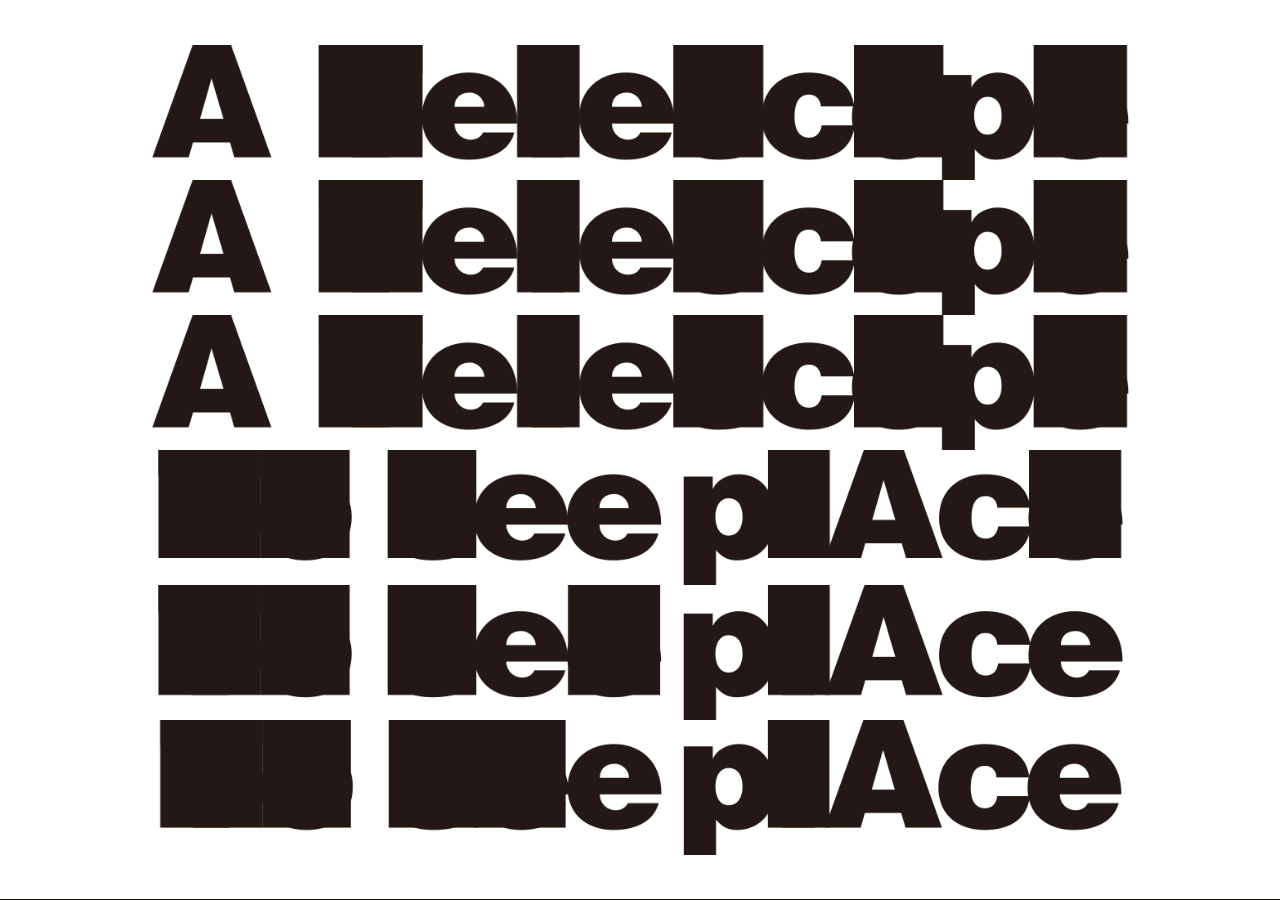
<file: index.html>
<!DOCTYPE html>
<html>
  <head>
    <meta charset="utf-8">
    <meta name="viewport" content="width=device-width, user-scalable=no, minimum-scale=1.0, maximum-scale=1.0">
    <title>A Telescope (to See Place)</title>
    <meta name="description" content="「A Telescope (to See Place)」は2023年4月7日〜11日に美学校で開催されるグループ展です"><meta property="og:url" content="https://atelescope.github.io/atelescope/" />
<meta property="og:type" content="website" />
<meta property="og:title" content="A Telescope (to See Place)" />
<meta property="og:site_name" content="A Telescope (to See Place)" />
<meta property="og:description" content="「A Telescope (to See Place)」は2023年4月7日〜11日に美学校で開催されるグループ展です" />
<meta property="og:image" content="https://atelescope.github.io/atelescope/static/image/ogp.png" />
<meta property="og:locale" content="ja_JP" />
<meta name="twitter:card" content="summary_large_image" />
<meta name="twitter:image" content="https://atelescope.github.io/atelescope/static/image/ogp.png" />
<link rel="shortcut icon" type="image/vnd.microsoft.icon" href="https://atelescope.github.io/atelescope/static/image/favicon.ico" />
<link rel="icon" href="https://atelescope.github.io/atelescope/static/image/icon.png" />
<link rel="apple-touch-icon" sizes="57x57" href="https://atelescope.github.io/atelescope/static/image/icon-apple.png" />
    <link rel="stylesheet" href="./static/css/style.css">
    <script src="./static/js/script.bundle.js"></script>
  </head>
  <body>
    <div class="loading" id="loading">
      <div class="la-ball-clip-rotate la-2x la-dark loading-item" id="loading-item">
        <div></div>
      </div>
    </div>
    <div class="wrapper" id="wrapper">
      <section class="intro" id="intro">
        <div class="intro-logo" id="intro-logo">
          <div class="intro-logo-item"><img class="intro-logo-item-image" src="./static/image/logo/logo-tele.png">
            <div class="intro-logo-item-bg"></div>
          </div>
          <div class="intro-logo-item"><img class="intro-logo-item-image" src="./static/image/logo/logo-tele.png">
            <div class="intro-logo-item-bg"></div>
          </div>
          <div class="intro-logo-item"><img class="intro-logo-item-image" src="./static/image/logo/logo-tele.png">
            <div class="intro-logo-item-bg"></div>
          </div>
          <div class="intro-logo-item"><img class="intro-logo-item-image" src="./static/image/logo/logo-place-top.png">
            <div class="intro-logo-item-bg"></div>
          </div>
          <div class="intro-logo-item"><img class="intro-logo-item-image" src="./static/image/logo/logo-place-middle.png">
            <div class="intro-logo-item-bg"></div>
          </div>
          <div class="intro-logo-item"><img class="intro-logo-item-image" src="./static/image/logo/logo-place-bottom.png">
            <div class="intro-logo-item-bg"></div>
          </div>
        </div>
      </section>
      <section class="info" id="info">
        <div class="info-inner">
          <div class="info-item info-description">
            <p>2023年4月7日から11日の期間で、美学校の講座「アートに何ができるのか〜次に来る「新しい経済圏」とアーティストの役割を考える」の修了展「A Telescope (to See Place)」を開催します。</p>
          </div>
          <div class="info-item info-date">
            <h2 class="info-title">PERIOD</h2>
            <p class="info-conts">2023.4.7 [金] - 11 [火]<br>13:00-19:00（最終日17:00まで）</p>
          </div>
          <div class="info-item info-place">
            <h2 class="info-title">VENUE</h2>
            <p class="info-conts">美学校<br>〒101-0051 東京都千代田区神田神保町2丁目20 第二冨士ビル 3F<br>東京メトロ半蔵門線・都営新宿線／三田線 神保町駅 A3出口より徒歩3分<br><a href="https://goo.gl/maps/PPqD4dtKiayzfzDE7" target="_blank" rel="noopener noreferrer">Google Mapで開く</a></p>
          </div>
          <div class="info-item info-artist">
            <h2 class="info-title">ARTISTS</h2>
            <div class="info-conts">
              <h3>Arisa Ito</h3>
              <p><a href="https://www.arisaito.com/" target="_blank" rel="noopener noreferrer">Web</a> / <a href="https://twitter.com/saharu54" target="_blank" rel="noopener noreferrer">Twitter</a></p>
              <p>VR, AR事業に開発者として携わる一方、作家として主に仮想的な技術や媒体がどのように社会にインストールされていくのかを観察し制作する。</p><br>
              <h3>谷川真紀子</h3>
              <p><a href="http://office-tanigawa.com/WP/" target="_blank" rel="noopener noreferrer">Web</a></p>
              <p>写真家<br>ポートレートを中心に、写真作品を制作。</p>
            </div>
          </div>
          <div class="info-item info-performance">
            <h2 class="info-title">PERFORM</h2>
            <p class="info-conts">荒谷大輔 パフォーマンス<br>2023.4.9 [日] 16:00-</p>
          </div>
          <div class="info-item info-thanks">
            <h2 class="info-title">CREDIT</h2>
            <div class="info-conts">
              <p>メインビジュアル・DMデザイン<br>Kohei Ito<br><a href="http://koheiito.com/" target="_blank" rel="noopener noreferrer">Web</a> / <a href="https://twitter.com/DesignKohei" target="_blank" rel="noopener noreferrer">Twitter</a></p><br>
              <p>Webサイトデザイン・制作<br>Arisa Ito<br></p><br>
              <p>展示撮影<br>谷川真紀子<br></p>
            </div>
          </div>
          <div class="info-item info-archive">
            <h2 class="info-title">ARCHIVE</h2><a class="info-archive-item" href="./archive/bunruiki/">
              <div class="info-archive-item-arrow">→</div><img class="info-archive-item-image" src="./static/image/archive/bunruiki/main.jpg">
              <div class="info-archive-item-bg"></div></a><a class="info-archive-item" href="./archive/blank/">
              <div class="info-archive-item-arrow">→</div><img class="info-archive-item-image" src="./static/image/archive/blank/main.png">
              <div class="info-archive-item-bg"></div></a><a class="info-archive-item" href="./archive/wagami/">
              <div class="info-archive-item-arrow">→</div><img class="info-archive-item-image" src="./static/image/archive/wagami/main.jpg">
              <div class="info-archive-item-bg"> </div></a>
          </div>
          <div class="line"></div>
          <div class="info-item info-concept">
            <p>美学校の講座「アートに何ができるのか〜次に来る「新しい経済圏」とアーティストの役割を考える」の修了展「A Telescope (to See Place)」を開催する。<br><br>本講座の生徒／出展作家であるArisa ItoはVRヘッドマウントディスプレイを用いた作品、谷川真紀子は写真を用いた作品を制作しているが、二人の制作には共通してレンズという媒体が関係している。本展はこの偶然を引き受けて企画する。<br>レンズというモチーフは従来「見ること」の象徴として用いられてきたが、レンズの特性は見たままを写し出すことではなく、それを通すことで像の形を変え、色を変え、スケールを自在に操作できることにある。その操作は対象に対して直接作用するものではないが、レンズ越しに獲得される対象の新たな姿は、わたしたちの慣習的な認識を解体し別様に組み替えることがある。<br><br>南方熊楠の日記に「一八九四年九月二十二日　土　雨／ライプニッツの如くなるべし」という一節があるが、歌人の吉田隼人はこの一節について、天気と日記文の区切りを超えて『雨はライプニッツのように降る』と誤読することで、雨粒が周囲の景色を写し込みながら降る様にライプニッツの哲学的世界観を投影してみせた。ここで「読み違い」という行為は雨粒をよく見知った平凡な気象現象という像から解放し世界の在り方を問い直す起点へと変える。<br>こうした操作は、フーコーの言葉を借りると「文の統辞法だけでなく、言葉と物を共に支えるそれほど明確でない統辞法をも崩壊させる」ものだ。フーコーは場所／空間という次元において、そうした機能を持つ場所を「ヘテロトピア」と定義していた。場所とは社会的な権力構造が刻まれる空間であるが、ヘテロトピアはそうした他の場所に対して異議申し立てをする「反場所」であり、既存の空間を無効化し、転覆させるための抵抗の場所として構想されていた。<br><br>本展のタイトルである、遠くを見るためのレンズ「A Telescope（望遠鏡）」のアナグラムには「to see place」（場所を見るための）があるが、作品とは、そうした再構築を促すヘテロトピアのような「場所」を、わたしたちの目の前に現すことのできるレンズだと言えるだろう。<br>また、本講座は「アートに何ができるのか」という難問を抱えているが、修了するにあたってこのステートメントをひとつの応答として提出する。<br><br>（キュレーション：Arisa Ito）</p>
          </div>
        </div>
      </section>
      <div class="footer is-hidden" id="footer">
        <div class="anagram-anim" id="anagram-anim"><span class="anagram-span">A</span><span class="anagram-span anagram-fill letter-t"> </span><span class="anagram-span">e</span><span class="anagram-span anagram-fill letter-l"> </span><span class="anagram-span">e</span><span class="anagram-span anagram-fill letter-s"> </span><span class="anagram-span">c</span><span class="anagram-span anagram-fill letter-o"> </span><span class="anagram-span">p</span><span class="anagram-span anagram-fill letter-e"> </span></div>
      </div>
    </div>
  </body>
</html>
</file>
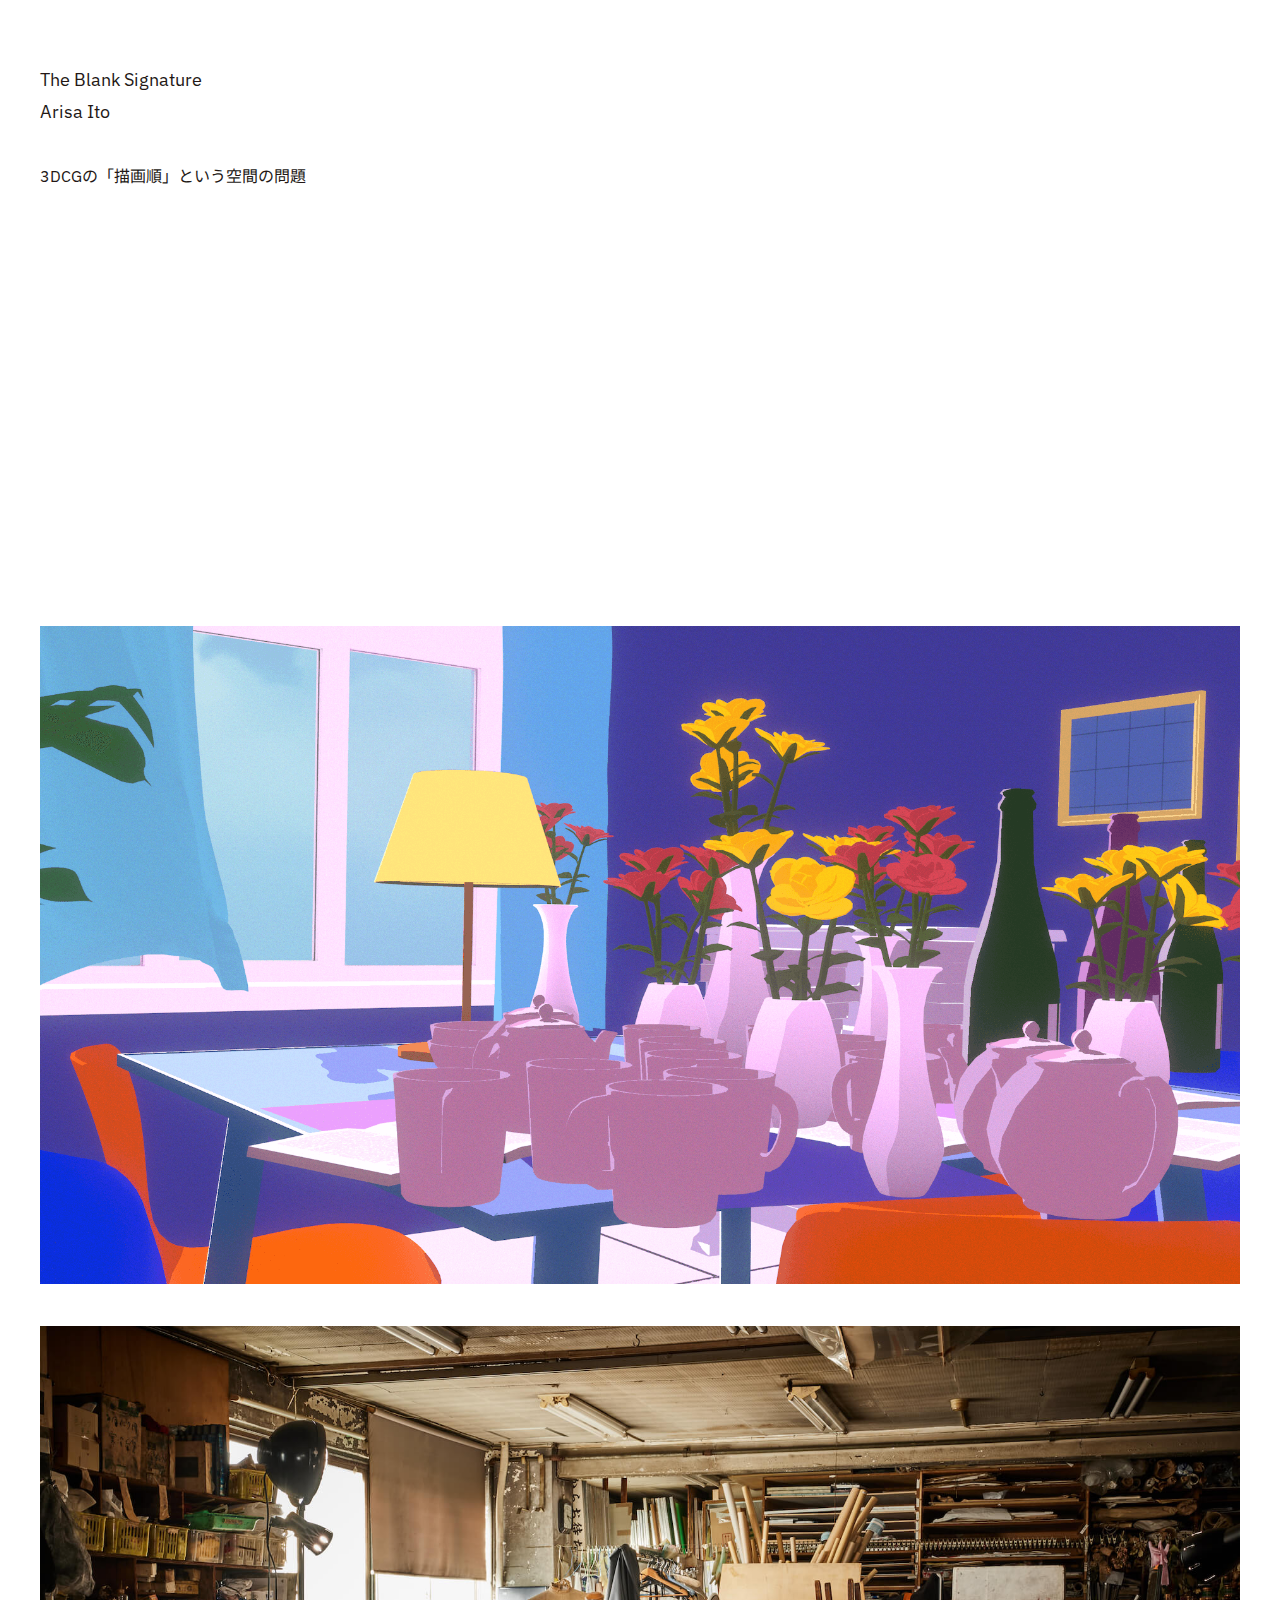
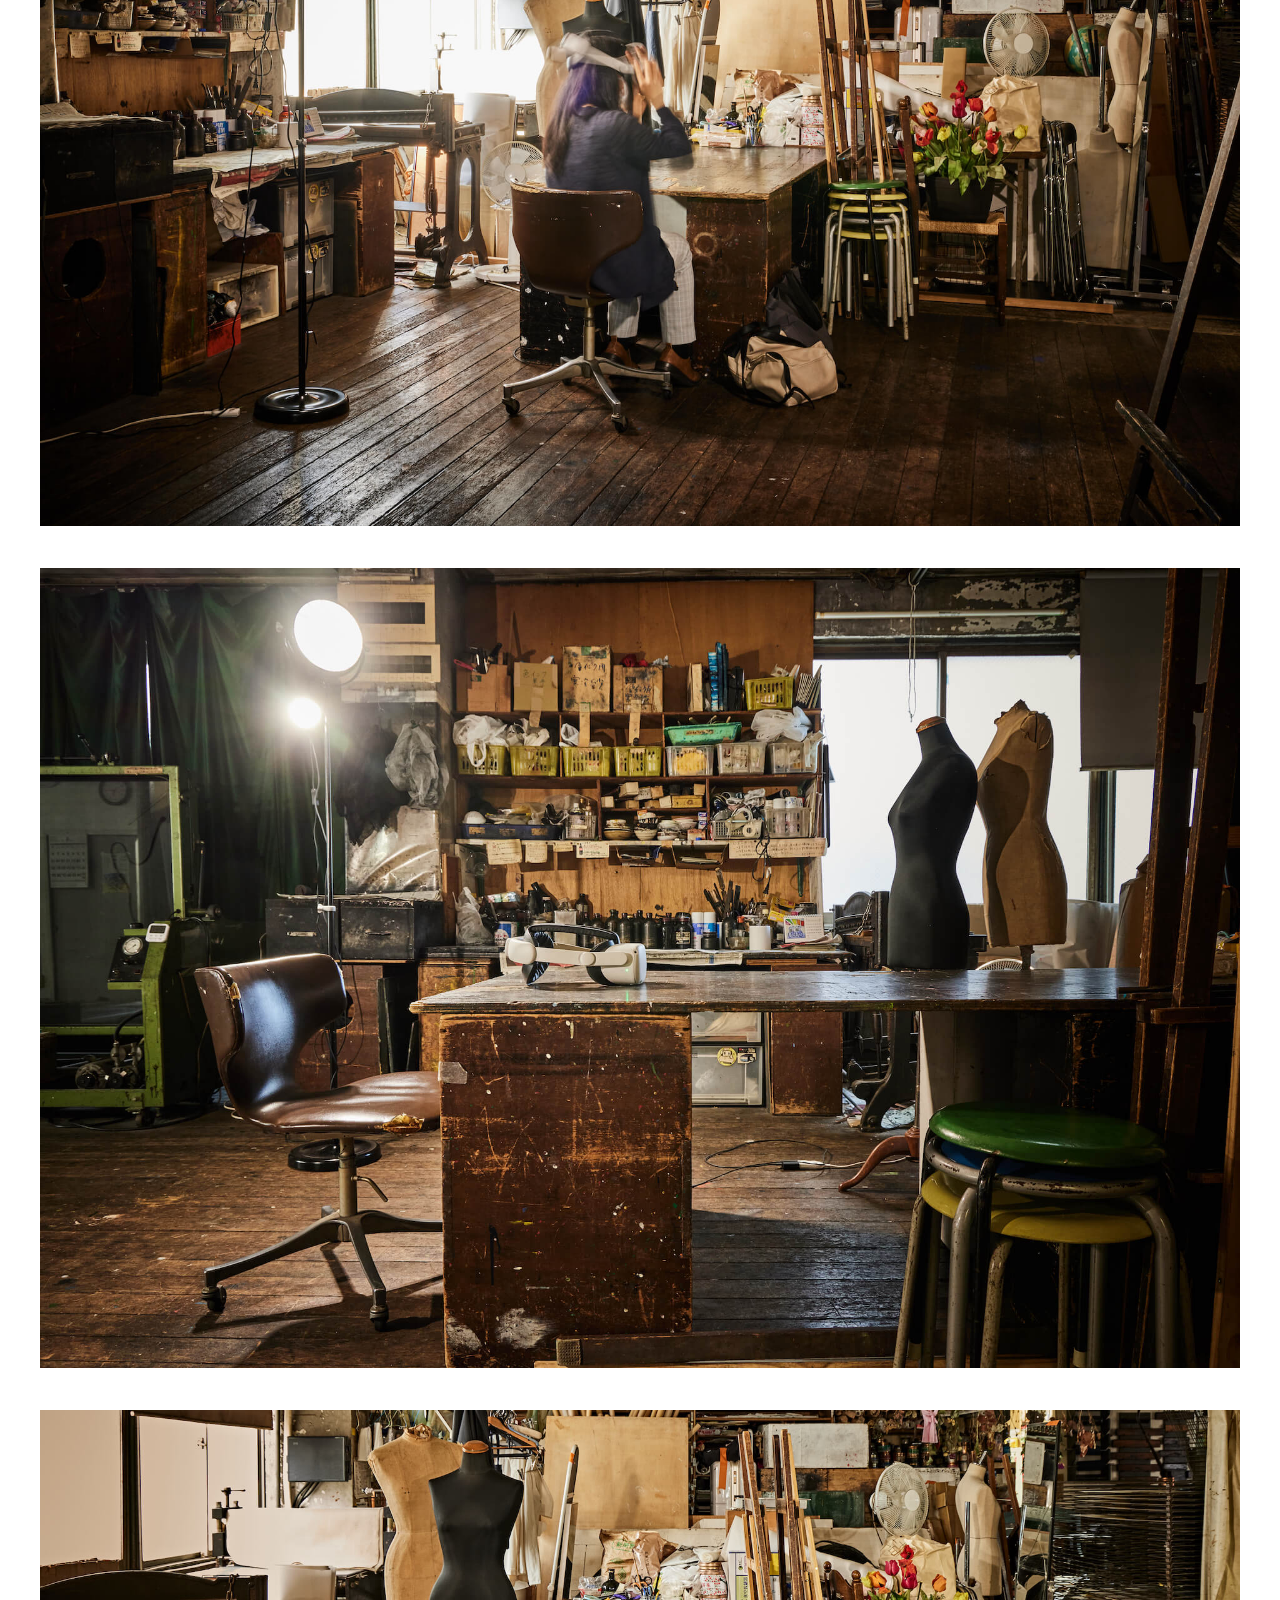
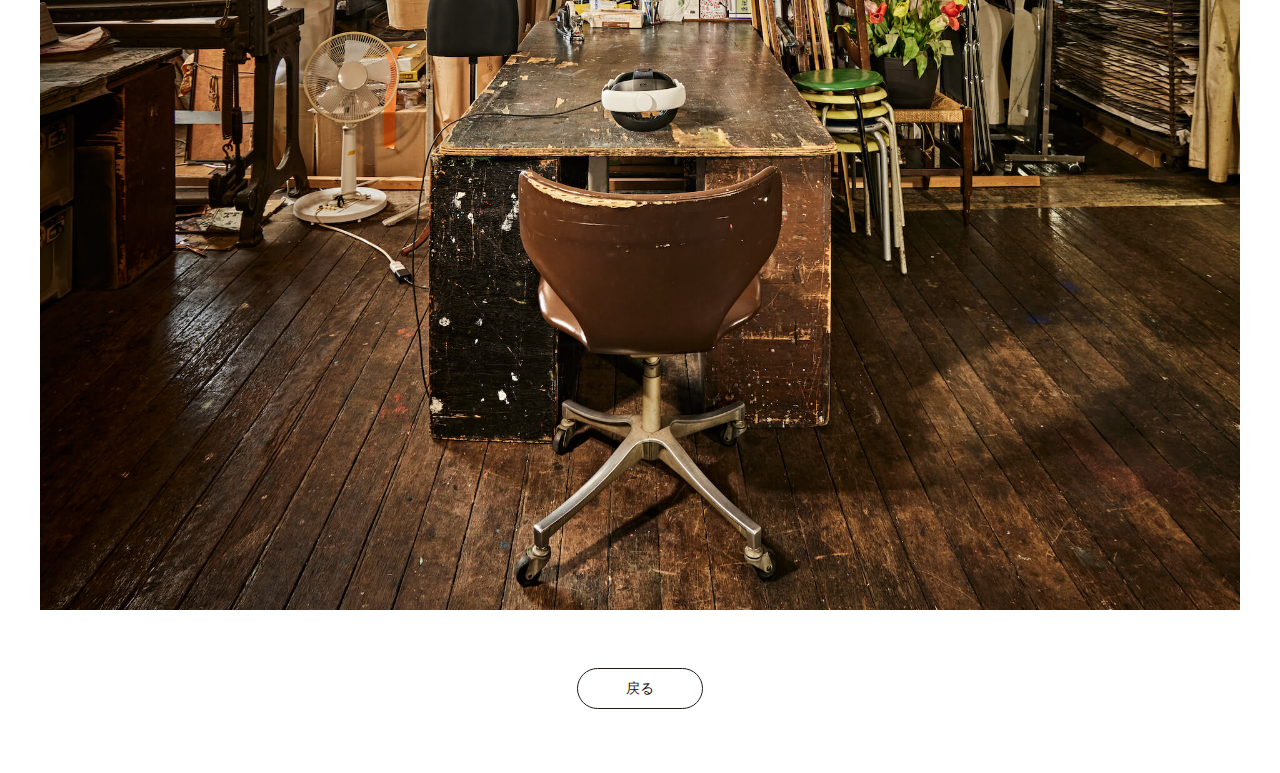
<file: archive/blank/index.html>
<!DOCTYPE html>
<html lang="ja">
  <head>
    <meta charset="UTF-8">
    <meta http-equiv="X-UA-Compatible" content="IE=edge">
    <meta name="viewport" content="width=device-width, initial-scale=1.0">
    <title>The Blank Signature | A Telescope (to See Place) </title>
    <meta name="description" content="「A Telescope (to See Place)」は2023年4月7日〜11日に美学校で開催されるグループ展です"><meta property="og:url" content="https://atelescope.github.io/atelescope/" />
<meta property="og:type" content="website" />
<meta property="og:title" content="The Blank Signature | A Telescope (to See Place) " />
<meta property="og:site_name" content="A Telescope (to See Place)" />
<meta property="og:description" content="「A Telescope (to See Place)」は2023年4月7日〜11日に美学校で開催されるグループ展です" />
<meta property="og:image" content="https://atelescope.github.io/atelescope/static/image/ogp.png" />
<meta property="og:locale" content="ja_JP" />
<meta name="twitter:card" content="summary_large_image" />
<meta name="twitter:image" content="https://atelescope.github.io/atelescope/static/image/ogp.png" />
<link rel="shortcut icon" type="image/vnd.microsoft.icon" href="https://atelescope.github.io/atelescope/static/image/favicon.ico" />
<link rel="icon" href="https://atelescope.github.io/atelescope/static/image/icon.png" />
<link rel="apple-touch-icon" sizes="57x57" href="https://atelescope.github.io/atelescope/static/image/icon-apple.png" />
    <link rel="stylesheet" href="../../static/css/style.css">
  </head>
  <body> 
    <div class="archive">
      <h1 class="archive-title">The Blank Signature</h1>
      <h2 class="archive-artist">Arisa Ito</h2>
      <p class="archive-text">3DCGの「描画順」という空間の問題</p>
      <div class="archive-image"><iframe title="vimeo-player" src="https://player.vimeo.com/video/826627896?h=3bb6e8bc7e" width="640" height="360" frameborder="0"    allowfullscreen></iframe><img src="../../static/image/archive/blank/main.png"><img src="../../static/image/archive/blank/sub00.jpg"><img src="../../static/image/archive/blank/sub01.jpg"><img src="../../static/image/archive/blank/sub02.jpg"></div><a class="archive-back" href="../../">
        <button class="archive-back-button">戻る</button></a>
    </div>
  </body>
</html>
</file>
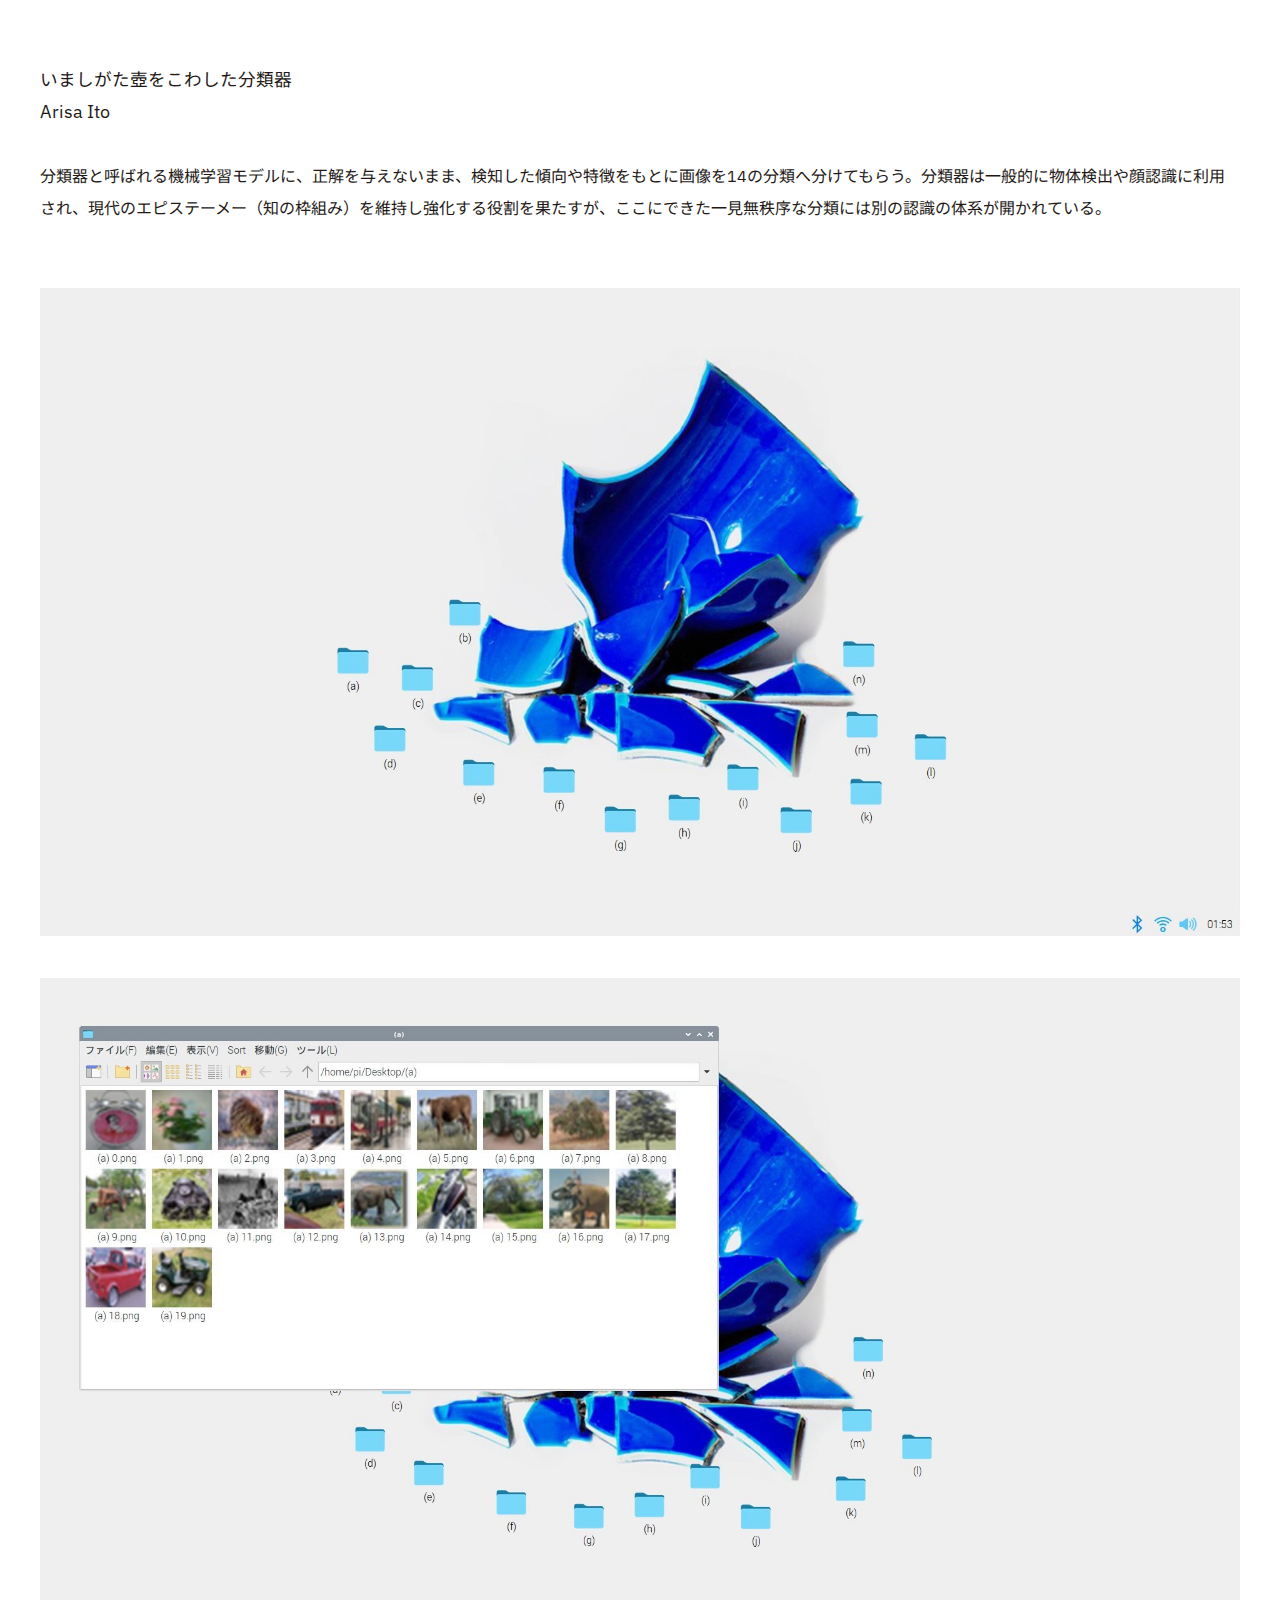
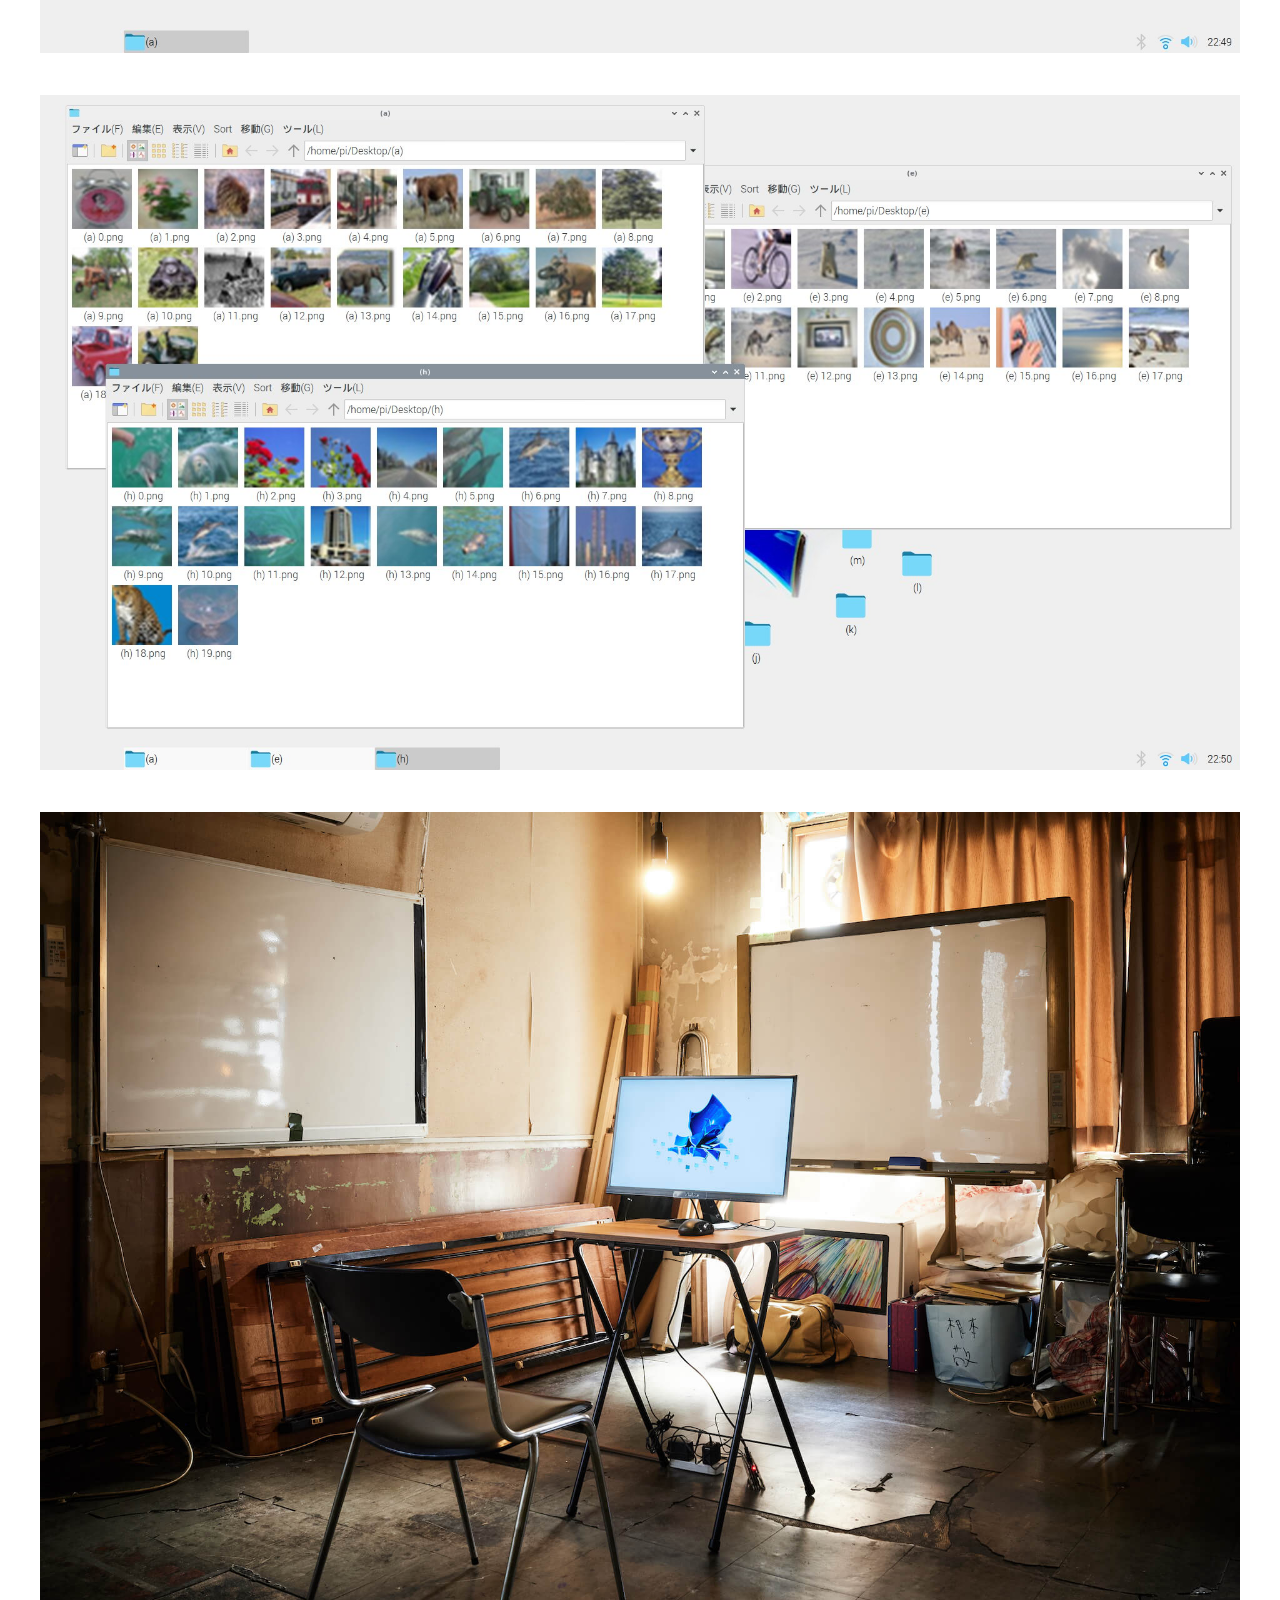
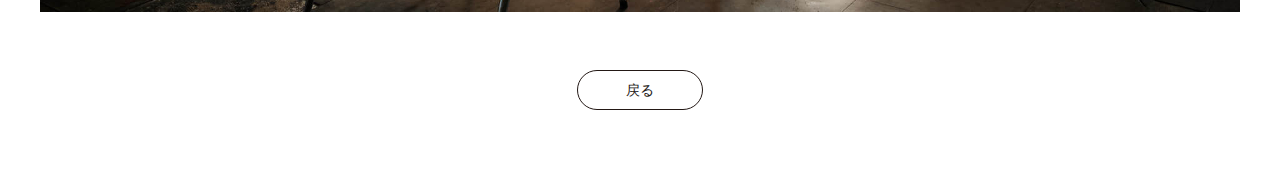
<file: archive/bunruiki/index.html>
<!DOCTYPE html>
<html lang="ja">
  <head>
    <meta charset="UTF-8">
    <meta http-equiv="X-UA-Compatible" content="IE=edge">
    <meta name="viewport" content="width=device-width, initial-scale=1.0">
    <title>いましがた壺をこわした分類器 | A Telescope (to See Place) </title>
    <meta name="description" content="「A Telescope (to See Place)」は2023年4月7日〜11日に美学校で開催されるグループ展です"><meta property="og:url" content="https://atelescope.github.io/atelescope/" />
<meta property="og:type" content="website" />
<meta property="og:title" content="いましがた壺をこわした分類器 | A Telescope (to See Place) " />
<meta property="og:site_name" content="A Telescope (to See Place)" />
<meta property="og:description" content="「A Telescope (to See Place)」は2023年4月7日〜11日に美学校で開催されるグループ展です" />
<meta property="og:image" content="https://atelescope.github.io/atelescope/static/image/ogp.png" />
<meta property="og:locale" content="ja_JP" />
<meta name="twitter:card" content="summary_large_image" />
<meta name="twitter:image" content="https://atelescope.github.io/atelescope/static/image/ogp.png" />
<link rel="shortcut icon" type="image/vnd.microsoft.icon" href="https://atelescope.github.io/atelescope/static/image/favicon.ico" />
<link rel="icon" href="https://atelescope.github.io/atelescope/static/image/icon.png" />
<link rel="apple-touch-icon" sizes="57x57" href="https://atelescope.github.io/atelescope/static/image/icon-apple.png" />
    <link rel="stylesheet" href="../../static/css/style.css">
  </head>
  <body> 
    <div class="archive">
      <h1 class="archive-title">いましがた壺をこわした分類器</h1>
      <h2 class="archive-artist">Arisa Ito</h2>
      <p class="archive-text">分類器と呼ばれる機械学習モデルに、正解を与えないまま、検知した傾向や特徴をもとに画像を14の分類へ分けてもらう。分類器は一般的に物体検出や顔認識に利用され、現代のエピステーメー（知の枠組み）を維持し強化する役割を果たすが、ここにできた一見無秩序な分類には別の認識の体系が開かれている。</p>
      <div class="archive-image"><img src="../../static/image/archive/bunruiki/main.jpg"><img src="../../static/image/archive/bunruiki/sub00.jpg"><img src="../../static/image/archive/bunruiki/sub01.jpg"><img src="../../static/image/archive/bunruiki/sub02.jpg"></div><a class="archive-back" href="../../">
        <button class="archive-back-button">戻る</button></a>
    </div>
  </body>
</html>
</file>
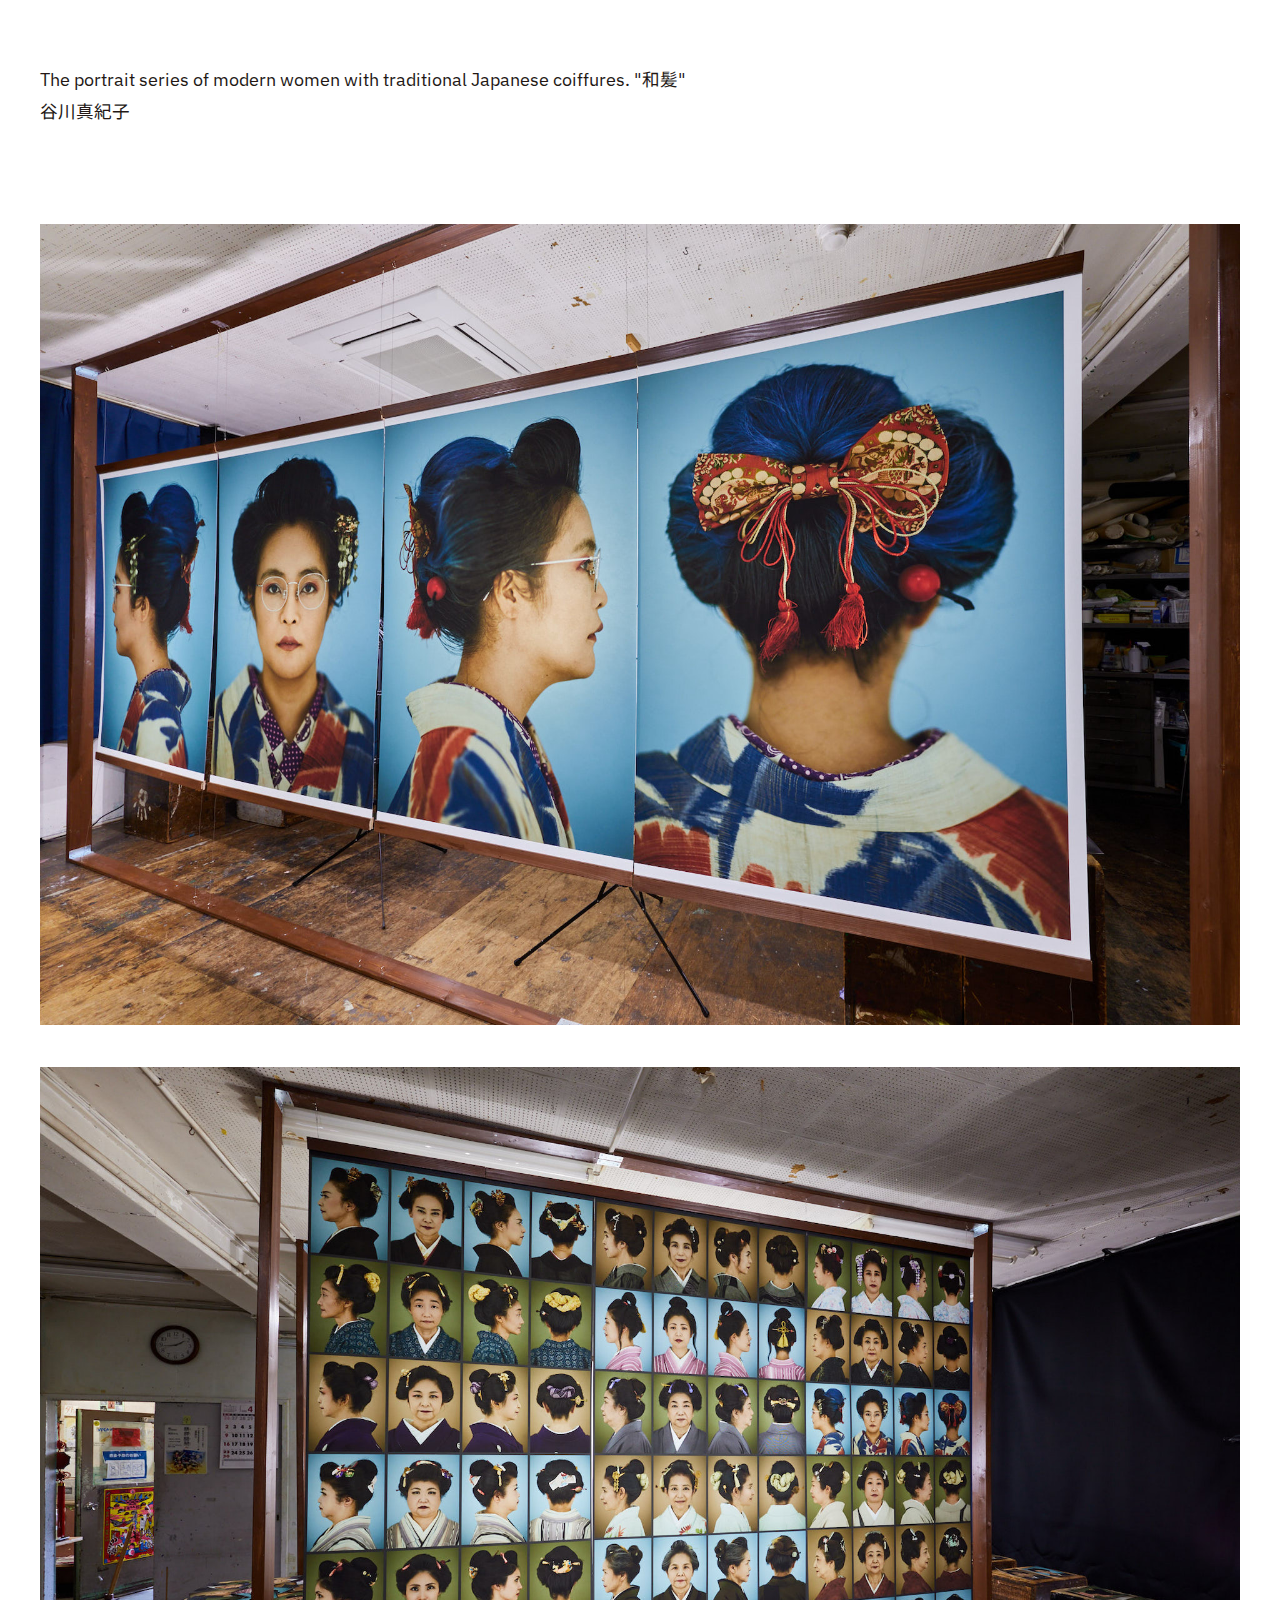
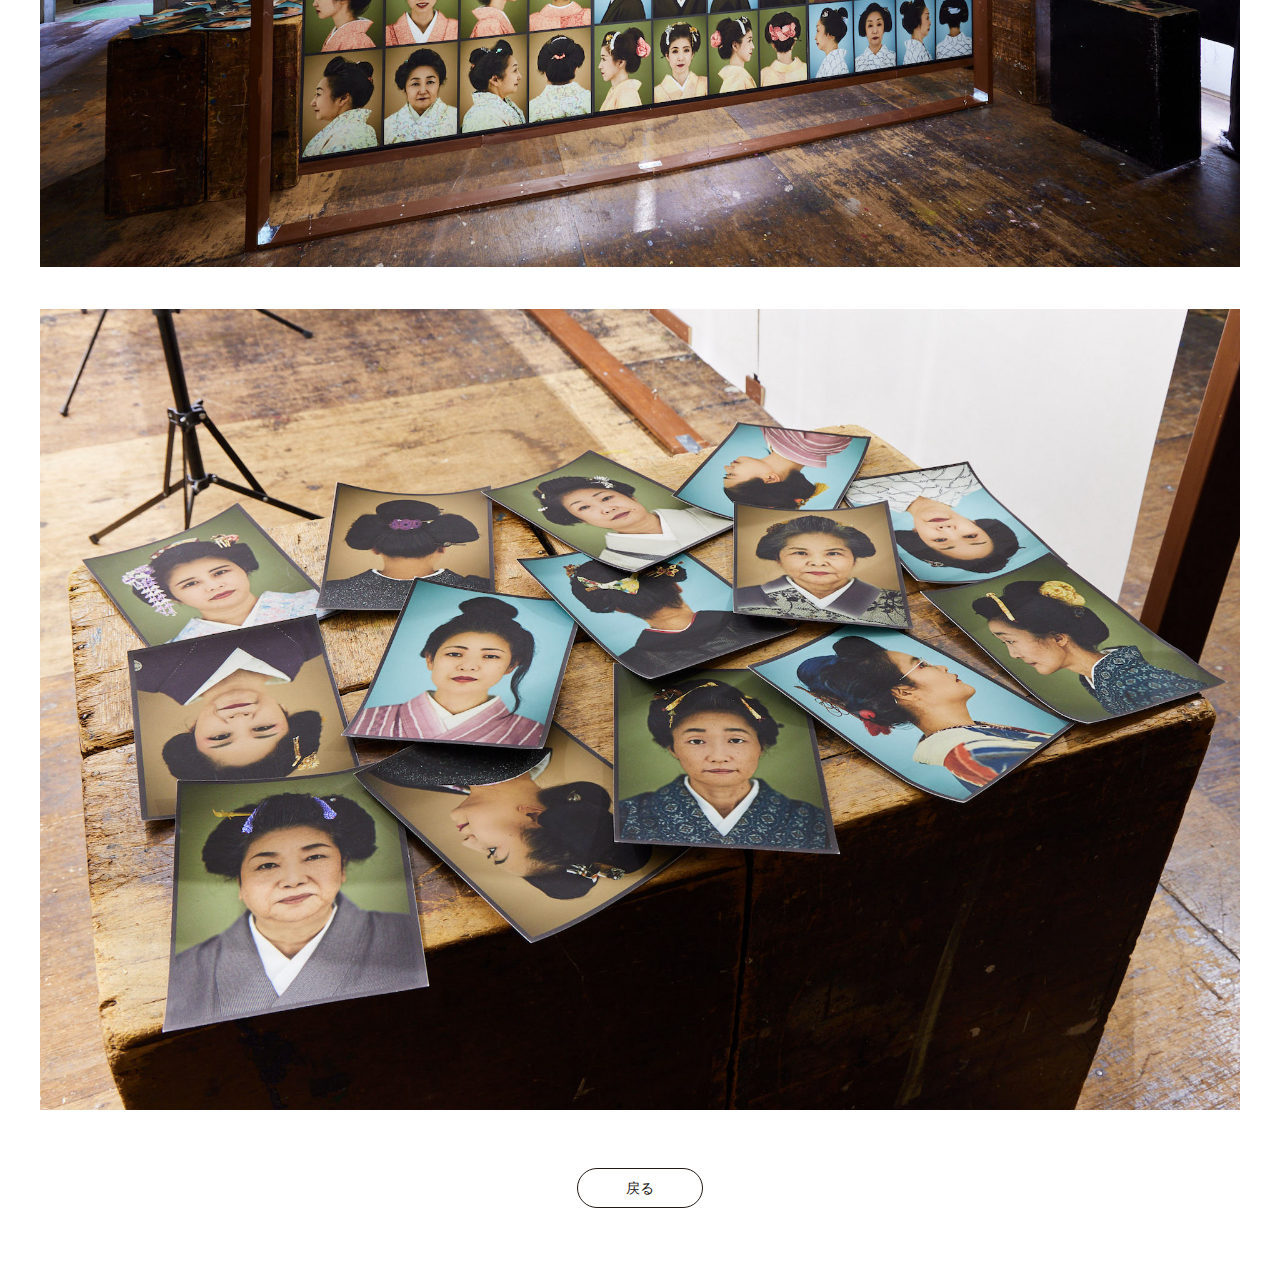
<file: archive/wagami/index.html>
<!DOCTYPE html>
<html lang="ja">
  <head>
    <meta charset="UTF-8">
    <meta http-equiv="X-UA-Compatible" content="IE=edge">
    <meta name="viewport" content="width=device-width, initial-scale=1.0">
    <title>The portrait series of modern women with traditional Japanese coiffures. "和髪" | A Telescope (to See Place) </title>
    <meta name="description" content="「A Telescope (to See Place)」は2023年4月7日〜11日に美学校で開催されるグループ展です"><meta property="og:url" content="https://atelescope.github.io/atelescope/" />
<meta property="og:type" content="website" />
<meta property="og:title" content='The portrait series of modern women with traditional Japanese coiffures. "和髪" | A Telescope (to See Place) ' />
<meta property="og:site_name" content="A Telescope (to See Place)" />
<meta property="og:description" content="「A Telescope (to See Place)」は2023年4月7日〜11日に美学校で開催されるグループ展です" />
<meta property="og:image" content="https://atelescope.github.io/atelescope/static/image/ogp.png" />
<meta property="og:locale" content="ja_JP" />
<meta name="twitter:card" content="summary_large_image" />
<meta name="twitter:image" content="https://atelescope.github.io/atelescope/static/image/ogp.png" />
<link rel="shortcut icon" type="image/vnd.microsoft.icon" href="https://atelescope.github.io/atelescope/static/image/favicon.ico" />
<link rel="icon" href="https://atelescope.github.io/atelescope/static/image/icon.png" />
<link rel="apple-touch-icon" sizes="57x57" href="https://atelescope.github.io/atelescope/static/image/icon-apple.png" />
    <link rel="stylesheet" href="../../static/css/style.css">
  </head>
  <body> 
    <div class="archive">
      <h1 class="archive-title">The portrait series of modern women with traditional Japanese coiffures. "和髪"</h1>
      <h2 class="archive-artist">谷川真紀子</h2>
      <div class="archive-image"><img src="../../static/image/archive/wagami/main.jpg"><img src="../../static/image/archive/wagami/sub00.jpg"><img src="../../static/image/archive/wagami/sub01.jpg"></div><a class="archive-back" href="../../">
        <button class="archive-back-button">戻る</button></a>
    </div>
  </body>
</html>
</file>
<file: static/css/style.css>
@import"https://fonts.googleapis.com/css2?family=Noto+Sans+JP:wght@400;700&family=IBM+Plex+Sans&family=Poppins:wght@700;800&display=swap";html,body,div,span,applet,object,iframe,h1,h2,h3,h4,h5,h6,p,blockquote,pre,a,abbr,acronym,address,big,cite,code,del,dfn,em,img,ins,kbd,q,s,samp,small,strike,strong,sub,sup,tt,var,b,u,i,center,dl,dt,dd,ol,ul,li,fieldset,form,label,legend,table,caption,tbody,tfoot,thead,tr,th,td,article,aside,canvas,details,embed,figure,figcaption,footer,header,hgroup,menu,nav,output,ruby,section,summary,time,mark,audio,video{margin:0;padding:0;border:0;font-size:100%;font:inherit;vertical-align:baseline}article,aside,details,figcaption,figure,footer,header,hgroup,menu,nav,section{display:block}body{line-height:1}ol,ul{list-style:none}blockquote,q{quotes:none}blockquote:before,blockquote:after,q:before,q:after{content:"";content:none}table{border-collapse:collapse;border-spacing:0}button{background-color:rgba(0,0,0,0);border:none;cursor:pointer;outline:none;padding:0;appearance:none}*{box-sizing:border-box}a{display:inline-block}body{font-family:"IBM Plex Sans","Noto Sans JP",sans-serif}.archive{margin:4rem auto;width:95%;max-width:1200px;display:flex;flex-direction:column;color:#231815}.archive-artist{margin-bottom:2rem}.archive-text{font-size:1rem;text-align:left}.archive-image{margin:3rem auto auto}.archive-image img{width:100%;height:100%;margin:auto;object-fit:contain;margin:1rem auto}.archive-back{margin:2rem auto 0;border:1px solid #231815;border-radius:100rem;padding:.2rem 3rem;font-size:.9rem}.archive-back-button{color:#231815;font-size:.9rem}.archive iframe{width:100%}/*!
 * Load Awesome v1.1.0 (http://github.danielcardoso.net/load-awesome/)
 * Copyright 2015 Daniel Cardoso <@DanielCardoso>
 * Licensed under MIT
 */.la-ball-clip-rotate,.la-ball-clip-rotate>div{position:relative;-webkit-box-sizing:border-box;-moz-box-sizing:border-box;box-sizing:border-box}.la-ball-clip-rotate{display:block;font-size:0;color:#fff}.la-ball-clip-rotate.la-dark{color:#333}.la-ball-clip-rotate>div{display:inline-block;float:none;background-color:currentColor;border:0 solid currentColor}.la-ball-clip-rotate{width:32px;height:32px}.la-ball-clip-rotate>div{width:32px;height:32px;background:rgba(0,0,0,0);border-width:2px;border-bottom-color:rgba(0,0,0,0);border-radius:100%;-webkit-animation:ball-clip-rotate .75s linear infinite;-moz-animation:ball-clip-rotate .75s linear infinite;-o-animation:ball-clip-rotate .75s linear infinite;animation:ball-clip-rotate .75s linear infinite}.la-ball-clip-rotate.la-sm{width:16px;height:16px}.la-ball-clip-rotate.la-sm>div{width:16px;height:16px;border-width:1px}.la-ball-clip-rotate.la-2x{width:64px;height:64px}.la-ball-clip-rotate.la-2x>div{width:64px;height:64px;border-width:4px}.la-ball-clip-rotate.la-3x{width:96px;height:96px}.la-ball-clip-rotate.la-3x>div{width:96px;height:96px;border-width:6px}@-webkit-keyframes ball-clip-rotate{0%{-webkit-transform:rotate(0deg);transform:rotate(0deg)}50%{-webkit-transform:rotate(180deg);transform:rotate(180deg)}100%{-webkit-transform:rotate(360deg);transform:rotate(360deg)}}@-moz-keyframes ball-clip-rotate{0%{-moz-transform:rotate(0deg);transform:rotate(0deg)}50%{-moz-transform:rotate(180deg);transform:rotate(180deg)}100%{-moz-transform:rotate(360deg);transform:rotate(360deg)}}@-o-keyframes ball-clip-rotate{0%{-o-transform:rotate(0deg);transform:rotate(0deg)}50%{-o-transform:rotate(180deg);transform:rotate(180deg)}100%{-o-transform:rotate(360deg);transform:rotate(360deg)}}@keyframes ball-clip-rotate{0%{-webkit-transform:rotate(0deg);-moz-transform:rotate(0deg);-o-transform:rotate(0deg);transform:rotate(0deg)}50%{-webkit-transform:rotate(180deg);-moz-transform:rotate(180deg);-o-transform:rotate(180deg);transform:rotate(180deg)}100%{-webkit-transform:rotate(360deg);-moz-transform:rotate(360deg);-o-transform:rotate(360deg);transform:rotate(360deg)}}body{background:#fff;color:#231815;font-size:1.1rem;line-height:2rem}a{color:inherit}.loading{position:fixed;top:0;left:0;width:calc(100% + 1px);height:100%;display:flex;flex-direction:column;background:#fff;z-index:2;transition:.2s}.loading .loading-item{margin:auto}.loading .loading-item>*{width:60px !important;height:60px !important;color:#231815 !important;border-width:10px !important}.loading .loading-item.is-hidden{opacity:0;pointer-events:none}.loading.is-hidden{opacity:0;pointer-events:none}section{display:flex;flex-direction:column;margin:auto}.wrapper{position:absolute;top:0;left:0;width:100%;height:100%;overflow-y:scroll}.intro{position:fixed;top:0;left:0;width:calc(100% + 1px);height:100%;display:flex;flex-direction:column;padding:1rem;z-index:-1}.intro-logo{margin:auto;width:100%;height:90vh;display:flex;flex-direction:column;justify-content:center}.intro-logo-item{width:100%;max-height:16.6666666667%;object-fit:contain;position:relative}.intro-logo-item-image{width:100%;height:100%;object-fit:contain}.intro-logo-item-bg{width:100%;height:0%;background:#fff;position:absolute;bottom:0}.intro-logo-item-bg.is-animated{animation:slidein .5s forwards}.intro-logo-item-bg:not(.is-animated){animation:slideout .5s forwards}.info{width:100%;margin:100vh auto 4rem;background:#fff}.info-inner{width:95%;margin:auto}.info-item{margin:5rem 0 10rem;display:flex;flex-direction:row;flex-wrap:wrap}.info-title{font-size:5rem;margin:1rem 0 2rem;width:40%}.info-conts{width:60%}.info-archive-item{width:100%;position:relative;margin:1rem auto;position:relative}.info-archive-item-title{position:absolute;bottom:0;left:0;background:#fff;margin-bottom:1rem}.info-archive-item-arrow{position:absolute;bottom:0;right:0;background:#fff;width:5rem;height:5rem;font-size:3rem;margin:auto;display:flex;align-items:center;justify-content:center;z-index:1}.info-archive-item-image{width:100%;height:100%;object-fit:cover;transition:.3s}.info-archive-item-image:hover{filter:brightness(0.5)}.info-archive-item-bg{width:100%;height:0%;background:#fff;position:absolute;bottom:0;z-index:2}.info-archive-item-bg.is-animated{animation:slideout .5s forwards}.info-archive-item-bg:not(.is-animated){animation:slidein .5s forwards}.info-concept{margin-top:7rem;margin-bottom:7rem;font-size:1rem}.footer{position:fixed;bottom:0;right:0;width:100%;height:0;background:#fff;border-top:1px solid;display:flex;justify-content:space-between;z-index:1}.footer.is-hidden{animation:STTBslideout .5s forwards}.footer:not(.is-hidden){animation:STTBslidein .5s forwards}@keyframes STTBslidein{from{height:0rem}to{height:3rem}}@keyframes STTBslideout{from{height:3rem}to{height:0rem}}.footer .anagram-anim{font-size:3.3rem;margin:auto auto auto 0;font-family:"Poppins" !important;letter-spacing:-0.2rem}.footer .anagram-anim .anagram-fill{display:inline-block;width:2rem;height:2.5rem;background:#231815}.footer .anagram-anim .letter-l{width:1.2rem}.footer .anagram-anim .letter-s{width:1.8rem}.footer .anagram-anim .letter-o{width:1.8rem}.footer .anagram-anim .letter-e{width:1.8rem}.footer .scroll-to-top-button{width:3rem;height:3rem;display:inline-block;margin:auto 0 auto auto;background:#231815;cursor:pointer}.line{border:solid .5px #000}@keyframes slidein{from{height:0%}to{height:100%}}@keyframes slideout{0%{height:100%}100%{height:0%}}@media screen and (max-width: 999px){.info-title{font-size:4rem}.info-conts{margin-top:1rem;width:100%}.info-item{margin:5rem 0 5rem}.info-archive-item-image{aspect-ratio:5/4}.info-archive-item-image:active{filter:none}}
</file>
